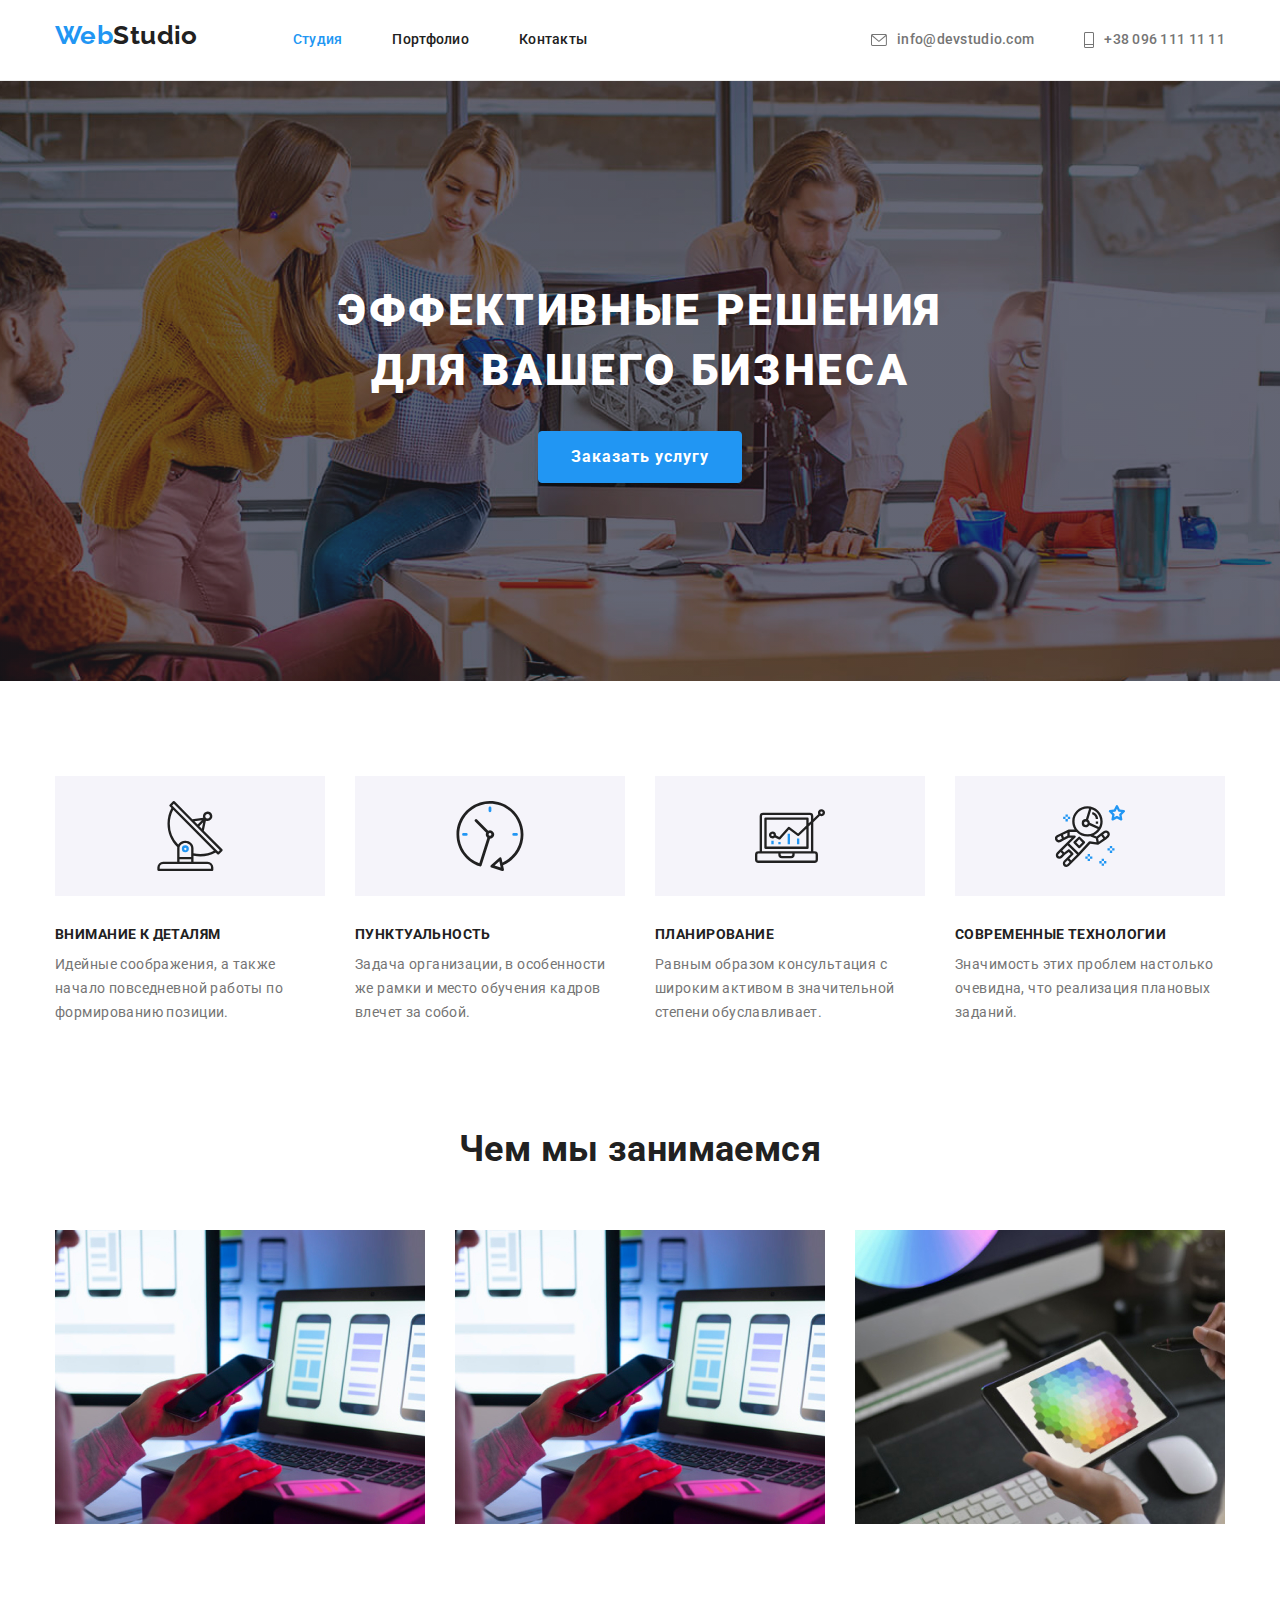
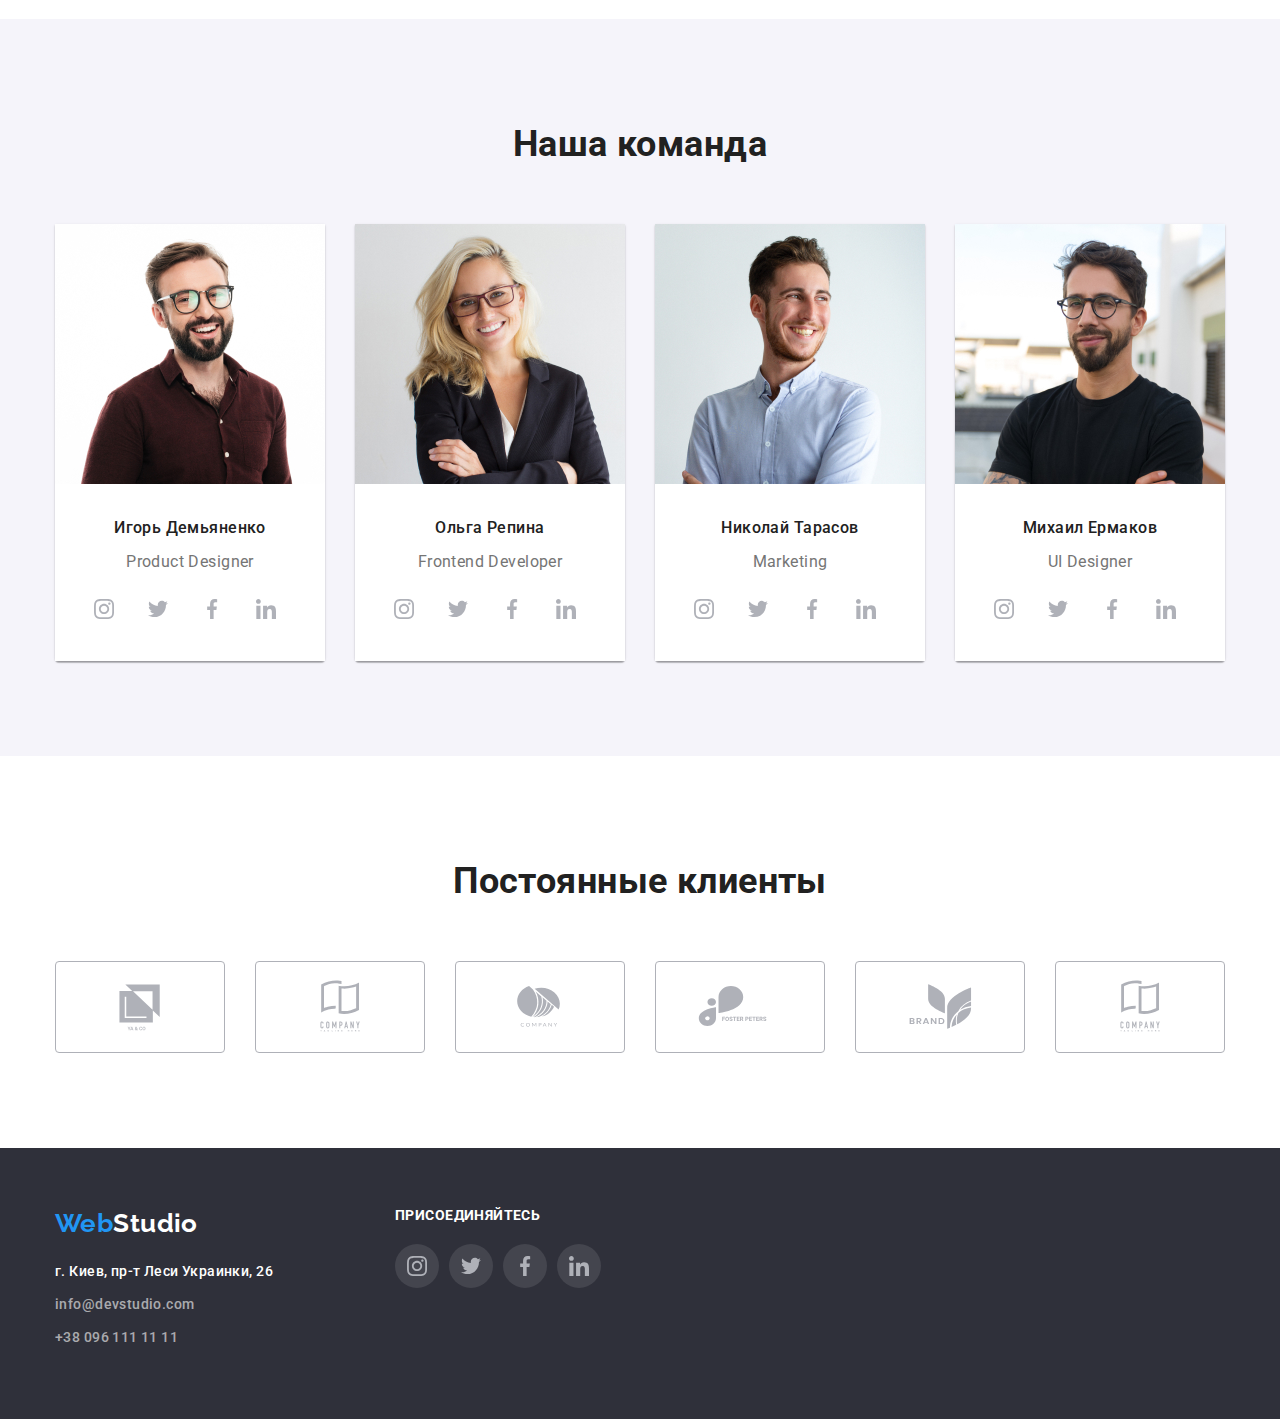
<file: index.html>
<!DOCTYPE html>
<html lang="ru">

<head>
    <meta charset="UTF-8">
    <meta http-equiv="X-UA-Compatible" content="IE=edge">
    <meta name="viewport" content="width=device-width, initial-scale=1.0">
    <title>Homework3 (main page)</title>
    <link rel="preconnect" href="https://fonts.gstatic.com">
    <link
        href="https://fonts.googleapis.com/css2?family=Raleway:wght@700&family=Roboto:wght@400;500;700;900&display=swap"
        rel="stylesheet">
    <link rel="stylesheet"
        href="https://cdnjs.cloudflare.com/ajax/libs/modern-normalize/1.0.0/modern-normalize.min.css">
    <link rel="stylesheet" href="./css/styles.css">
</head>

<body>
    <header class="header">
        <section class="container flex">
            <h2 class="hidden">Навигация и контакты</h2>
            <a href="./index.html " class="logo "><span class="blue ">Web</span>Studio</a>
            <nav>
                <ul class="list black flex">
                    <li class="item"><a href="./index.html " class="nav-list current">Студия</a></li>
                    <li class="item"><a href="./portfolio.html " class="nav-list">Портфолио</a></li>
                    <li class="item"><a href=" " class="nav-list">Контакты</a></li>
                </ul>
            </nav>
            <ul class="list flex contacts">
                <li class="item-link ">
                    <a class="Contacts-Section-Link" href="mailto:info@devstudio.com ">
                        <svg class="contact-svg" width="16" height="12">
                            <use href="./svg/sprite.svg#icon-envelope"></use>
                        </svg>
                        info@devstudio.com
                    </a>
                </li>
                <li class="item-link ">
                    <a class="Contacts-Section-Link" href="tel:+380961111111">
                        <svg class="contact-svg" width="10" height="16">
                            <use href="./svg/sprite.svg#icon-vector"></use>
                        </svg>
                        +38 096 111 11 11
                    </a>
                </li>
            </ul>
        </section>
    </header>

    <main>
        <div class="solutions">
            <!-- <div class="container"> -->
            <h1 class="dessisions white">Эффективные решения <br>для вашего бизнеса</h1>
            <button class="button-blue service-button">Заказать услугу</button>
            <!-- </div> -->
        </div>
        <section class="padding-95 top-padding">
            <div class="container">
                <h2 class="hidden ">Качества</h2>
                <ul class="list flex qualities">
                    <li class="item quality">
                        <div class="grey-section-qual">
                            <svg class="quality-pic" width="70px" height="70px">
                                <use href="./svg/sprite.svg#icon-antenna">
                                </use>
                            </svg>
                        </div>
                        <h3 class="section-title">Внимание к деталям</h3>
                        <p>Идейные соображения, а также начало повседневной работы по формированию позиции.</p>
                    </li>
                    <li class="item quality">
                        <div class="grey-section-qual">
                            <svg class="quality-pic" width="70px" height="70px">

                                <use href="./svg/sprite.svg#icon-clock">
                                </use>
                            </svg>
                        </div>
                        <h3 class="section-title">Пунктуальность</h3>
                        <p>Задача организации, в особенности же рамки и место обучения кадров влечет за собой.</p>
                    </li>
                    <li class="item quality">
                        <div class="grey-section-qual">
                            <svg class="quality-pic" width="70px" height="70px">
                                <use href="./svg/sprite.svg#icon-diagram">
                                </use>

                            </svg>
                        </div>
                        <h3 class="section-title">Планирование</h3>
                        <p>Равным образом консультация с широким активом в значительной степени обуславливает.</p>
                    </li>

                    <li class="item quality">
                        <div class="grey-section-qual">
                            <svg class="quality-pic" width="70px" height="70px">

                                <use href="./svg/sprite.svg#icon-astronaut">
                                </use>
                            </svg>
                        </div>
                        <h3 class="section-title">Современные технологии</h3>
                        <p>Значимость этих проблем настолько очевидна, что реализация плановых заданий.</p>
                    </li>
                </ul>
            </div>
        </section>

        <!-- <section class="padding-95"> -->
        <section class="container padding-95">
            <h2 class="main-section-title">Чем мы занимаемся</h2>
            <ul class="list flex main-section">
                <li class="pics-element"> <img src="./images/img-1.jpg" height="294" width="370" alt="work process pic">
                </li>

                <li class="pics-element"> <img src="./images/img-1.jpg " height="294" width="370"
                        alt="work process pic"></li>

                <li class="pics-element"> <img src="./images/img-2.jpg " height="294" width="370"
                        alt="work process pic"></li>
            </ul>
        </section>

        <section class="grey-section">
            <div class="container">
                <h2 class=" main-section-title">Наша команда</h2>
                <ul class="list flex">
                    <li class="item photo"><img src="./images/img-3.jpg " height="260" width="270" alt="IgorPhoto ">
                        <div class="people-det">
                            <h3 class="people-name ">Игорь Демьяненко</h3>
                            <p class="team-text ">Product Designer</p>
                            <ul class="people-list list">
                                <li class="social-icons">
                                    <a href="" class="people-link" target="_blank" rel="noopener noreferrer"
                                        aria-label="Instagram link"><svg class="people-soc-link">
                                            <use href="./svg/sprite.svg#icon-instagram"> </use>
                                        </svg></a>
                                </li>

                                <li class="social-icons">
                                    <a href="" class="people-link" target="_blank" rel="noopener noreferrer"
                                        aria-label="twitter link"><svg class="people-soc-link">
                                            <use href="./svg/sprite.svg#icon-twitter"> </use>
                                        </svg></a>
                                </li>
                                <li class="social-icons">
                                    <a href="" class="people-link" target="_blank" rel="noopener noreferrer"
                                        aria-label="Facebook link"><svg class="people-soc-link">
                                            <use href="./svg/sprite.svg#icon-facebook"> </use>
                                        </svg></a>
                                </li>
                                <li class="social-icons">
                                    <a href="" class="people-link" target="_blank" rel="noopener noreferrer"
                                        aria-label="linkedin link"><svg class="people-soc-link">
                                            <use href="./svg/sprite.svg#icon-linkedin"> </use>
                                        </svg></a>
                                </li>
                            </ul>
                        </div>

                    </li>

                    <li class="item photo"><img src="./images/img-4.jpg " height="260" width="270" alt="OlgaPhoto ">
                        <div class="people-det">
                            <h3 class="people-name ">Ольга Репина</h3>
                            <p class="team-text ">Frontend Developer</p>
                            <ul class="people-list list">
                                <li class="social-icons">
                                    <a href="" class="people-link" target="_blank" rel="noopener noreferrer"
                                        aria-label="Instagram link"><svg class="people-soc-link">
                                            <use href="./svg/sprite.svg#icon-instagram"></use>
                                        </svg></a>
                                </li>
                                <li class="social-icons">
                                    <a href="" class="people-link" target="_blank" rel="noopener noreferrer"
                                        aria-label="twitter link"><svg class="people-soc-link">
                                            <use href="./svg/sprite.svg#icon-twitter"></use>
                                        </svg></a>
                                </li>
                                <li class="social-icons">
                                    <a href="" class="people-link" target="_blank" rel="noopener noreferrer"
                                        aria-label="Facebook link"><svg class="people-soc-link">
                                            <use href="./svg/sprite.svg#icon-facebook"></use>
                                        </svg></a>
                                </li>
                                <li class="social-icons">
                                    <a href="" class="people-link" target="_blank" rel="noopener noreferrer"
                                        aria-label="linkedin link"><svg class="people-soc-link">
                                            <use href="./svg/sprite.svg#icon-linkedin"></use>
                                        </svg></a>
                                </li>
                            </ul>
                        </div>

                    </li>

                    <li class="item photo"><img src="./images/img-5.jpg " height="260" width="270" alt="NickPhoto ">
                        <div class="people-det">
                            <h3 class="people-name ">Николай Тарасов</h3>
                            <p class="team-text ">Marketing</p>
                            <ul class="people-list list">
                                <li class="social-icons">
                                    <a href="" class="people-link" target="_blank" rel="noopener noreferrer"
                                        aria-label="Instagram link"><svg class="people-soc-link">
                                            <use href="./svg/sprite.svg#icon-instagram"></use>
                                        </svg></a>
                                </li>
                                <li class="social-icons">
                                    <a href="" class="people-link" target="_blank" rel="noopener noreferrer"
                                        aria-label="twitter link"><svg class="people-soc-link">
                                            <use href="./svg/sprite.svg#icon-twitter"></use>
                                        </svg></a>
                                </li>
                                <li class="social-icons">
                                    <a href="" class="people-link" target="_blank" rel="noopener noreferrer"
                                        aria-label="Facebook link"><svg class="people-soc-link">
                                            <use href="./svg/sprite.svg#icon-facebook"></use>
                                        </svg></a>
                                </li>
                                <li class="social-icons">
                                    <a href="" class="people-link" target="_blank" rel="noopener noreferrer"
                                        aria-label="linkedin link"><svg class="people-soc-link">
                                            <use href="./svg/sprite.svg#icon-linkedin"></use>
                                        </svg></a>
                                </li>
                            </ul>
                        </div>

                    </li>

                    <li class="item photo"><img src="./images/img-6.jpg " height="260" width="270" alt="MikePhoto ">
                        <div class="people-det">
                            <h3 class="people-name ">Михаил Ермаков</h3>
                            <p class="team-text ">UI Designer</p>
                            <ul class="people-list list">
                                <li class="social-icons">
                                    <a href="" class="people-link" target="_blank" rel="noopener noreferrer"
                                        aria-label="Instagram link"><svg class="people-soc-link">
                                            <use href="./svg/sprite.svg#icon-instagram"></use>
                                        </svg></a>
                                </li>
                                <li class="social-icons">
                                    <a href="" class="people-link" target="_blank" rel="noopener noreferrer"
                                        aria-label="twitter link"><svg class="people-soc-link">
                                            <use href="./svg/sprite.svg#icon-twitter"></use>
                                        </svg></a>
                                </li>
                                <li class="social-icons">
                                    <a href="" class="people-link" target="_blank" rel="noopener noreferrer"
                                        aria-label="Facebook link"><svg class="people-soc-link">
                                            <use href="./svg/sprite.svg#icon-facebook"></use>
                                        </svg></a>
                                </li>
                                <li class="social-icons">
                                    <a href="" class="people-link" target="_blank" rel="noopener noreferrer"
                                        aria-label="linkedin link"><svg class="people-soc-link">
                                            <use href="./svg/sprite.svg#icon-linkedin"></use>
                                        </svg></a>
                                </li>
                            </ul>
                        </div>
                    </li>
                </ul>
            </div>
        </section>
        <section class="container top-padding padding-95">
            <div class="container">
                <h2 class="main-section-title">Постоянные клиенты</h2>
            </div>
            <ul class="flex list">
                <li class="clients">
                    <a href="" class="client-link" target="_blank" rel="noopener noreferrer" aria-label=""> <svg
                            class="client-logo">
                            <use href="./svg/sprite.svg#icon-logo">
                            </use>
                        </svg>
                    </a>
                </li>
                <li class="clients">
                    <a href="" class="client-link" target="_blank" rel="noopener noreferrer" aria-label=""> <svg
                            class="client-logo">
                            <use href="./svg/sprite.svg#icon-logo-1">
                            </use>
                        </svg>
                    </a>
                </li>
                <li class="clients">
                    <a href="" class="client-link" target="_blank" rel="noopener noreferrer" aria-label=""> <svg
                            class="client-logo">
                            <use href="./svg/sprite.svg#icon-logo-2">
                            </use>
                        </svg>
                    </a>
                </li>
                <li class="clients">
                    <a href="" class="client-link" target="_blank" rel="noopener noreferrer" aria-label=""> <svg
                            class="client-logo">
                            <use href="./svg/sprite.svg#icon-logo-3">
                            </use>
                        </svg>
                    </a>
                </li>
                <li class="clients">
                    <a href="" class="client-link" target="_blank" rel="noopener noreferrer" aria-label=""> <svg
                            class="client-logo">
                            <use href="./svg/sprite.svg#icon-logo-4">
                            </use>

                        </svg>

                    </a>
                </li>
                <li class="clients">
                    <a href="" class="client-link" target="_blank" rel="noopener noreferrer" aria-label=""> <svg
                            class="client-logo">
                            <use href="./svg/sprite.svg#icon-logo-1">
                            </use>
                        </svg>

                    </a>
                </li>

            </ul>

        </section>
    </main>
    <footer class="footer">
        <div class="flex container">
            <div class="logo-links">
                <a href="./index.html " class="logo "><span class="blue ">Web</span><span
                        class="white ">Studio</span></a>
                <address class="address">
                    <ul class="list white">
                        <li> <a href="https://goo.gl/maps/2tXd7TCXXqus3JWS8 ">г. Киев, пр-т Леси Украинки, 26</a></li>
                        <li class="transparent "> <a href="mailto:info@devstudio.com ">info@devstudio.com</a></li>
                        <li class="transparent "> <a href="tel:+380961111111 ">+38 096 111 11 11</a></li>
                    </ul>
                </address>
            </div>
            <div class="join">
                <h3 class="item-title">Присоединяйтесь</h3>
                <ul class="list social-list">
                    <li class="social-icons">
                        <a href="" class="people-link" target="_blank" rel="noopener noreferrer"
                            aria-label="Instagram link"><svg class="people-soc-link">
                                <use href="./svg/sprite.svg#icon-instagram"></use>
                            </svg></a>
                    </li>
                    <li class="social-icons">
                        <a href="" class="people-link" target="_blank" rel="noopener noreferrer"
                            aria-label="twitter link"><svg class="people-soc-link">
                                <use href="./svg/sprite.svg#icon-twitter"></use>
                            </svg></a>
                    </li>
                    <li class="social-icons">
                        <a href="" class="people-link" target="_blank" rel="noopener noreferrer"
                            aria-label="Facebook link"><svg class="people-soc-link">
                                <use href="./svg/sprite.svg#icon-facebook"></use>
                            </svg></a>
                    </li>
                    <li class="social-icons">
                        <a href="" class="people-link" target="_blank" rel="noopener noreferrer"
                            aria-label="linkedin link"><svg class="people-soc-link">
                                <use href="./svg/sprite.svg#icon-linkedin"></use>
                            </svg></a>
                    </li>
                </ul>
            </div>
        </div>
    </footer>

</body>

</html>
</file>
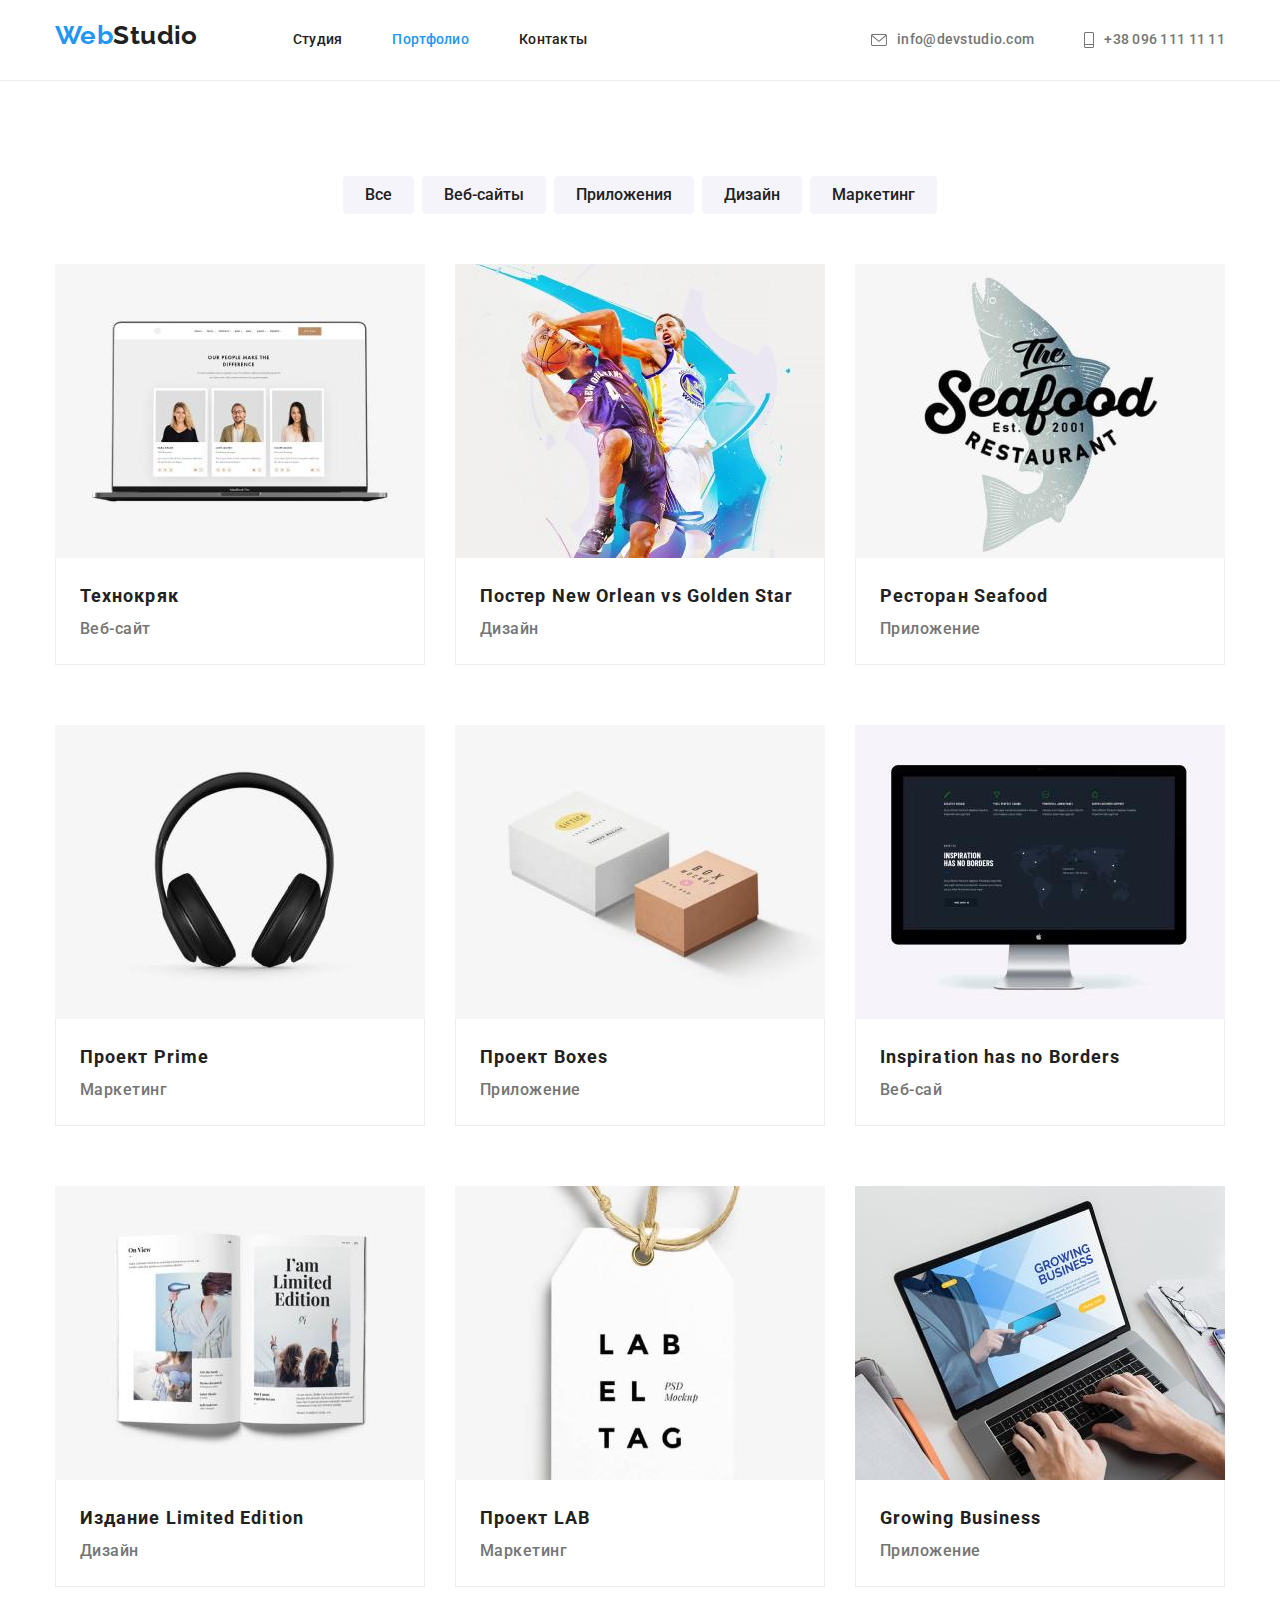
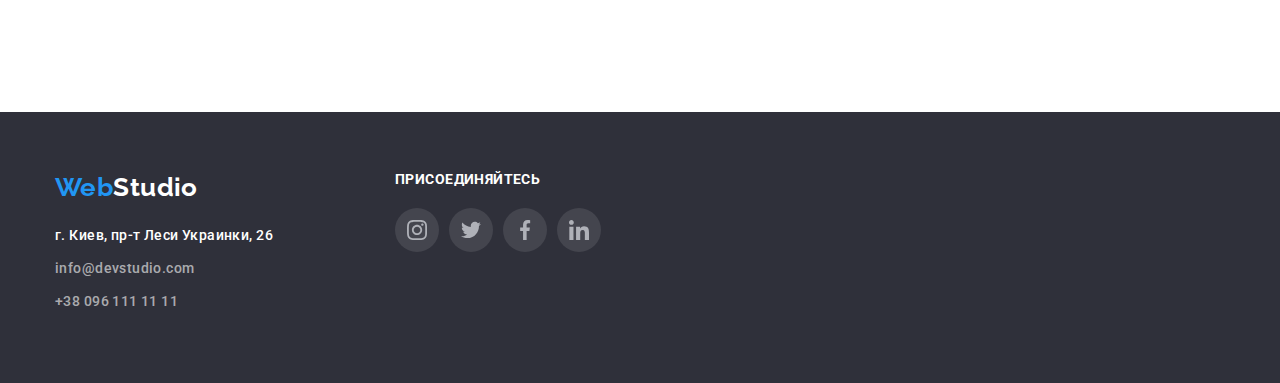
<file: portfolio.html>
<!DOCTYPE html>
<html lang="ru">

<head>
    <meta charset="UTF-8">
    <meta http-equiv="X-UA-Compatible" content="IE=edge">
    <meta name="viewport" content="width=device-width, initial-scale=1.0">
    <title>Portfolio3</title>
    <link rel="preconnect" href="https://fonts.gstatic.com">
    <link
        href="https://fonts.googleapis.com/css2?family=Raleway:wght@700&family=Roboto:wght@400;500;700;900&display=swap"
        rel="stylesheet">
    <link rel="stylesheet"
        href="https://cdnjs.cloudflare.com/ajax/libs/modern-normalize/1.0.0/modern-normalize.min.css">
    <link rel="stylesheet" href="./css/styles.css">
</head>

<body>
    <header class="header">
        <section class="container flex">
            <h2 class="hidden">Навигация и контакты</h2>
            <a href="./index.html " class="logo "><span class="blue ">Web</span>Studio</a>
            <nav>
                <ul class="list black flex">
                    <li class="item"><a href="./index.html " class="nav-list">Студия</a></li>
                    <li class="item"><a href="./portfolio.html " class="nav-list current">Портфолио</a></li>
                    <li class="item"><a href=" " class="nav-list">Контакты</a></li>
                </ul>
            </nav>
            <ul class="list flex contacts">
                <li class="item-link ">
                    <a class="Contacts-Section-Link" href="mailto:info@devstudio.com ">
                        <svg class="contact-svg" width="16" height="12">
                            <use href="./svg/sprite.svg#icon-envelope"></use>
                        </svg>
                        info@devstudio.com
                    </a>
                </li>
                <li class="item-link ">
                    <a class="Contacts-Section-Link" href="tel:+380961111111">
                        <svg class="contact-svg" width="10" height="16">
                            <use href="./svg/sprite.svg#icon-vector"></use>
                        </svg>
                        +38 096 111 11 11
                    </a>
                </li>
            </ul>
        </section>
    </header>
    <main>

        <section class="padding-95 top-padding">
            <div class="container">
                <h1 class="hidden">Галерея</h1>
                <ul class="list in-ln flex">
                    <li class="li-button"><button class="button">Все</button></li>
                    <li class="li-button"><button class="button">Веб-сайты</button></li>
                    <li class="li-button"><button class="button">Приложения</button></li>
                    <li class="li-button"><button class="button">Дизайн</button></li>
                    <li class="li-button"><button class="button">Маркетинг</button></li>
                </ul>

                <ul class="list flex tiles">
                    <li class="tile-item">
                        <a href="" class="card-link">
                            <div class="folio-frame"> <img src="./images/portfolio/img.jpg " alt="Технокряк "
                                    height="294" width="370">
                                <div class="folio-section">
                                    <h2 class="folio-title">Технокряк</h2>
                                    <p class="folio-text">Веб-сайт</p>
                                </div>
                            </div>
                        </a>
                    </li>
                    <li class="tile-item">
                        <a href="" class="card-link">
                            <div class="folio-frame"><img src="./images/portfolio/img-1.jpg " alt="Постер " height="294"
                                    width="370">
                                <div class="folio-section">
                                    <h2 class="folio-title">Постер New Orlean vs Golden Star</h2>
                                    <p class="folio-text">Дизайн</p>
                                </div>
                            </div>
                        </a>
                    </li>
                    <li class="tile-item">
                        <a href="" class="card-link">
                            <div class="folio-frame"><img src="./images/portfolio/img-2.jpg " alt="Ресторан Seafood "
                                    height="294" width="370">
                                <div class="folio-section">
                                    <h2 class="folio-title">Ресторан Seafood</h2>
                                    <p class="folio-text">Приложение</p>
                                </div>
                            </div>
                        </a>
                    </li>
                    <li class="tile-item">

                        <a href="" class="card-link">
                            <div class="folio-frame"><img src="./images/portfolio/img-3.jpg " alt="Проект Prime "
                                    height="294" width="370">
                                <div class="folio-section">
                                    <h2 class="folio-title">Проект Prime</h2>
                                    <p class="folio-text">Маркетинг</p>
                                </div>
                            </div>
                        </a>
                    </li>
                    <li class="tile-item">

                        <a href="" class="card-link">
                            <div class="folio-frame"><img src="./images/portfolio/img-4.jpg " alt="Проект Boxes "
                                    height="294" width="370">
                                <div class="folio-section">
                                    <h2 class="folio-title">Проект Boxes</h2>
                                    <p class="folio-text">Приложение</p>
                                </div>
                            </div>
                        </a>
                    </li>
                    <li class="tile-item">

                        <a href="" class="card-link">
                            <div class="folio-frame"><img src="./images/portfolio/img-5.jpg "
                                    alt="Inspiration has no Borders " height="294" width="370">
                                <div class="folio-section">
                                    <h2 class="folio-title">Inspiration has no Borders</h2>
                                    <p class="folio-text">Веб-сай
                                </div>
                            </div>
                        </a>

                    </li>
                    <li class="tile-item">

                        <a href="" class="card-link">
                            <div class="folio-frame"><img src="./images/portfolio/img-6.jpg "
                                    alt="Издание Limited Edition " height="294" width="370">
                                <div class="folio-section">
                                    <h2 class="folio-title">Издание Limited Edition</h2>
                                    <p class="folio-text">Дизайн</p>
                                </div>
                            </div>
                        </a>
                    </li>
                    <li class="tile-item">

                        <a href="" class="card-link">
                            <div class="folio-frame"><img src="./images/portfolio/img-7.jpg " alt="Проект LAB "
                                    height="294" width="370">
                                <div class="folio-section">
                                    <h2 class="folio-title">Проект LAB</h2>
                                    <p class="folio-text">Маркетинг</p>
                                </div>
                            </div>
                        </a>
                    <li class="tile-item">
                        <a href="" class="card-link">
                            <div class="folio-frame"><img src="./images/portfolio/img-8.jpg " alt="Growing Business "
                                    height="294" width="370">
                                <div class="folio-section">
                                    <h2 class="folio-title">Growing Business</h2>
                                    <p class="folio-text">Приложение</p>
                                </div>
                            </div>
                        </a>
                    </li>
                </ul>
            </div>
        </section>

    </main>
    <footer class="footer">
        <div class="flex container">
            <div class="logo-links">
                <a href="./index.html " class="logo "><span class="blue ">Web</span><span
                        class="white ">Studio</span></a>
                <address class="address">
                    <ul class="list white">
                        <li> <a href="https://goo.gl/maps/2tXd7TCXXqus3JWS8 ">г. Киев, пр-т Леси Украинки, 26</a></li>
                        <li class="transparent "> <a href="mailto:info@devstudio.com ">info@devstudio.com</a></li>
                        <li class="transparent "> <a href="tel:+380961111111 ">+38 096 111 11 11</a></li>
                    </ul>
                </address>
            </div>
            <div class="join">
                <h3 class="item-title">Присоединяйтесь</h3>
                <ul class="list social-list">
                    <li class="social-icons">
                        <a href="" class="people-link" target="_blank" rel="noopener noreferrer"
                            aria-label="Instagram link"><svg class="people-soc-link">
                                <use href="./svg/sprite.svg#icon-instagram"></use>
                            </svg></a>
                    </li>
                    <li class="social-icons">
                        <a href="" class="people-link" target="_blank" rel="noopener noreferrer"
                            aria-label="twitter link"><svg class="people-soc-link">
                                <use href="./svg/sprite.svg#icon-twitter"></use>
                            </svg></a>
                    </li>
                    <li class="social-icons">
                        <a href="" class="people-link" target="_blank" rel="noopener noreferrer"
                            aria-label="Facebook link"><svg class="people-soc-link">
                                <use href="./svg/sprite.svg#icon-facebook"></use>
                            </svg></a>
                    </li>
                    <li class="social-icons">
                        <a href="" class="people-link" target="_blank" rel="noopener noreferrer"
                            aria-label="linkedin link"><svg class="people-soc-link">
                                <use href="./svg/sprite.svg#icon-linkedin"></use>
                            </svg></a>
                    </li>
                </ul>
            </div>
        </div>
    </footer>

</body>

</html>
</file>
<file: css/styles.css>
:root {
  --primary-text-color: #212121;
  --button-blue-color: #2196f3;
  --secondary-text-color: #ffffff;
  --footer-color: #2f303a;
  --font-logo: "Raleway", sans-serif;
  --main-text-color: #757575;
  --color-transparent: rgba(255, 255, 255, 0.6);
  --button-color: #f5f4fa;
  --main-background: #e5e5e5;
  --social-link-color: #afb1b8;
}

html {
  box-sizing: border-box;
}

*,
*::before,
*::after {
  box-sizing: inherit;
}

body {
  /* background-color: var(--main-background); */
  font-family: Roboto, sans-serif;
  font-size: 14px;
  line-height: 1.71;
  letter-spacing: 0.03em;
  color: var(--main-text-color);
}

h1,
h2,
h3,
h4,
h5,
h6,
ul,
p {
  margin-top: 0;
  margin-bottom: 0;
}

/* .nav-list,
.Contacts-Section-Link {.
  color: inherit;
  text-decoration: none;
} */

.list {
  list-style: none;
  padding: 0;
  margin: 0;
}

.black .nav-list {
  display: block;
  padding-top: 32px;
  padding-bottom: 32px;
  font-weight: 500;
  line-height: 1.14;
  letter-spacing: 0.02em;
}

img {
  display: block;
  max-width: 100%;
  height: auto;
}

a {
  color: inherit;
  text-decoration: none;
  font-weight: 500;
  font-size: 14px;
  line-height: 1.14;
}

.container {
  text-align: center;
  max-width: 1200px;
  height: auto;
  padding-left: 15px;
  padding-right: 15px;
  margin-left: auto;
  margin-right: auto;
}

.padding-95 {
  padding-bottom: 95px;
  /* padding-top: 95px; */
}
.top-padding {
  padding-top: 95px;
}

/* .gallery {
  padding-top: 95px;
} */

.contacts {
  /* display: flex;
  padding-top: 32px;
  padding-bottom: 32px; */
  margin-left: auto;
  font-weight: 500;
  line-height: 1.14;
  letter-spacing: 0.02em;
}

.contacts .item-link + .item-link {
  margin-left: 50px;
}

.flex {
  display: flex;
  flex-wrap: wrap;
  /* justify-content: space-between; */
}

.item-title {
  font-family: Roboto;
  font-style: normal;
  font-weight: 700;
  font-size: 14px;
  line-height: 1.14;
  letter-spacing: 0.03em;
  text-transform: uppercase;
  color: var(--secondary-text-color);
  margin-bottom: 20px;
}

.qualities {
  margin-bottom: -30px;
  margin-right: -30px;
  /* padding-top: 95px; */
  text-align: left;
}

.quality {
  flex-basis: calc((100% - 30px * 4) / 4);
  max-width: 270px;
  margin-right: 30px;
  margin-bottom: 30px;
}
.quality:last-child {
  margin-bottom: 0;
  margin-right: 0;
}

.quality > p {
  line-height: 1.71;
}

.Contacts-Section-Link {
  display: flex;
  align-items: center;
  padding-bottom: 32px;
  padding-top: 32px;
}

.contact-svg {
  fill: currentColor;
  margin-right: 10px;
  /* align-items: center; */
}

/* .Contacts-Section-Link-1 {
  display: block;
  content: "";
  background-color: var(--main-text-color);
  background-image: url(/svg/);
} */

/* .quality::before {
  display: block;
  content: "";
  height: 120px;
  background-size: contain;
  background-position: center;
  background-color: var(--button-color);
  border-radius: 4px;
  margin-bottom: 20px;
} */

/* .social-links {
  width: 20px;
  display: inline-flex;
  flex-direction: row;
  justify-content: center;
} */

.black {
  color: var(--primary-text-color);
  letter-spacing: 0.02em;
  margin-left: 95px;
}

.current {
  color: var(--button-blue-color);
}

.list a:hover,
.list a:focus {
  color: var(--button-blue-color);
}

header {
  border-bottom: 1px solid #ececec;
}

.main-section-title {
  font-weight: 700;
  font-size: 36px;
  line-height: 1.67;
  color: var(--primary-text-color);
  margin-bottom: 50px;
}

.clients-list {
  display: flex;
  justify-content: center;
  align-items: center;
  padding-bottom: 88px;
}
/* .clients {
  flex-basis: calc((100% - 30px * 6) / 6);
  border: 1px solid #afb1b8;
  border-radius: 4px;
   padding-bottom: 16px; 
  padding: 16px 30px;
} */

.clients {
  display: inline-flex;

  /* width: 170px;
  height: 92px;
  border: 1px solid var(--social-link-color);
  border-color: var(--social-link-color);
  border-radius: 4px;
  padding: 16px 32px; */
}
.client-link {
  display: flex;
  justify-content: center;
  align-items: center;
  border: 1px solid var(--social-link-color);
  border-radius: 4px;
  width: 170px;
  height: 92px;
}

.clients:not(:last-child) {
  margin-right: 30px;
}

.client-logo {
  width: 105px;
  height: 60px;
  fill: var(--social-link-color);
}

.client-link:hover .client-logo,
.client-link:focus .client-logo {
  fill: var(--button-blue-color);
}

.client-link:hover,
.client-link:focus {
  border-color: var(--button-blue-color);
}

/* .pics {
  flex-basis: calc((100% - 60px) / 3);
  max-width: 370px;
 }

.pics:not(:nth-child(3n + 3)) {
  margin-right: 30px;
} */

.pics-element {
  flex-basis: calc((100% - 60px) / 3);
  max-width: 370px;
}

.pics-element:not(:nth-child(3n + 3)) {
  margin-right: 30px;
}

.photo:not(:nth-child(4n + 4)) {
  flex-basis: calc((100% - 90px) / 4);
  max-width: 270px;
}

.photo {
  box-shadow: 0px 1px 3px rgba(0, 0, 0, 0.12), 0px 1px 1px rgba(0, 0, 0, 0.14),
    0px 2px 1px rgba(0, 0, 0, 0.2);
  border-radius: 0px 0px 4px 4px;
}
.photo:not(:nth-child(4n + 4)) {
  margin-right: 30px;
}

.section-title {
  font-size: 14px;
  line-height: 1.19;
  color: var(--primary-text-color);
  margin-bottom: 10px;
  text-transform: uppercase;
}
.folio-section {
  padding: 20px 24px;
  border: 1px solid #eeeeee;
  border-top: 0;
}
.folio-frame {
  min-width: 370px;
  flex-basis: calc((100% / 3) - 30px);
  margin-right: 30px;
  margin-bottom: 30px;
}

/* .folio-frame:last-child {
  margin-right: 0;
} */

.folio-frame:hover,
.folio-frame:focus {
  box-shadow: 0px 1px 1px rgba(0, 0, 0, 0.12), 0px 4px 4px rgba(0, 0, 0, 0.06),
    1px 4px 6px rgba(0, 0, 0, 0.16);
}
.folio-title {
  text-align: left;
  font-size: 18px;
  line-height: 2;
  letter-spacing: 0.06em;
  color: var(--primary-text-color);
}

.team-text {
  font-size: 16px;
  line-height: 1.19;
  margin-bottom: 16px;
}

.folio-text {
  text-align: left;
  font-size: 16px;
  line-height: 1.88;
  letter-spacing: 0.03em;
}

.quality {
  font-size: 14px;
  line-height: 1.14;
}

.grey-section {
  padding-bottom: 95px;
  padding-top: 95px;
  background-color: var(--button-color);
}

h3.people-name {
  font-weight: 500;
  color: var(--primary-text-color);
  margin-bottom: 10px;
}

.people-det {
  background-color: #ffffff;
  padding-bottom: 30px;
  padding-top: 30px;
}

.solutions {
  background-color: var(--footer-color);
  background-image: linear-gradient(
      rgba(47, 48, 58, 0.4),
      rgba(47, 48, 58, 0.4)
    ),
    url(../images/bg-img.jpg);
  text-align: center;
  /* margin-bottom: 30px; */
  max-width: 1600px;
  height: 600px;
  padding-top: 200px;
  padding-bottom: 200px;
  background-repeat: no-repeat;
  margin-left: auto;
  margin-right: auto;
  background-position: center;
}

.dessisions {
  font-weight: 900;
  font-size: 44px;
  line-height: 1.36;
  letter-spacing: 0.06em;
  text-transform: uppercase;
  margin-bottom: 30px;
}

.blue {
  color: var(--button-blue-color);
}

.logo {
  padding-bottom: 20px;
  padding-top: 20px;
  font-family: var(--font-logo);
  font-weight: 700;
  font-size: 26px;
  line-height: 1.2;
  color: var(--primary-text-color);
}

.logo-links {
  text-align: left;
  width: 270px;
  margin-right: 70px;
}
/* padding-top: 60px;
  padding-bottom: 60px;
*/

.black .item + .item {
  margin-left: 50px;
}

.button {
  padding: 6px 22px;
  border: var(--main-text-color);
  border-radius: 4px;

  font-weight: 500;
  font-size: 16px;
  line-height: 1.62;

  font-family: Roboto, sans-serif;
  background-color: var(--button-color);
  color: var(--primary-text-color);
  cursor: pointer;
}

.li-button {
  justify-content: center;
  margin-right: 8px;
}

.li-button:last-child {
  margin-right: 0;
}

.button:active,
.button:hover,
.button:focus,
.button-blue {
  background-color: var(--button-blue-color);
  color: var(--secondary-text-color);
  box-shadow: 0px 3px 1px rgba(0, 0, 0, 0.1), 0px 1px 2px rgba(0, 0, 0, 0.08),
    0px 2px 2px rgba(0, 0, 0, 0.12);
  border-radius: 4px;
}

.service-button {
  padding: 10px 32px;
  border: 1px solid var(--button-blue-color);
  box-shadow: 0px 4px 4px rgba(0, 0, 0, 0.15);
  border-radius: 4px;

  font-weight: 700;
  font-size: 16px;
  line-height: 1.87;
  letter-spacing: 0.06em;
  cursor: pointer;
}

.hidden {
  position: absolute !important;
  clip: rect(1px 1px 1px 1px);
  clip: rect(1px, 1px, 1px, 1px);
  padding: 0 !important;
  border: 0 !important;
  height: 1px !important;
  width: 1px !important;
  overflow: hidden;
}
.list.flex {
  justify-content: left;
}
.in-ln.flex {
  justify-content: center;
  margin-bottom: 50px;
}

.grey-section-qual {
  display: flex;
  align-items: center;
  justify-content: center;
  margin-bottom: 30px;
  width: 270px;
  height: 120px;
  background-color: var(--button-color);
}

/* .quality-pic {
} */

.people-list {
  display: flex;
  align-items: center;
  justify-content: center;
}

.social-icons {
  margin-right: 10px;
  background: rgba(255, 255, 255, 0.1);
  border-radius: 50%;
}

.people-link {
  display: flex;
  align-items: center;
  justify-content: center;
  width: 44px;
  height: 44px;
  border-radius: 50%;
}

.people-link:hover,
.people-link:focus {
  background-color: var(--button-blue-color);
}
.people-link:hover .people-soc-link,
.people-link:focus .people-soc-link {
  fill: #fff;
}

.people-soc-link {
  fill: var(--social-link-color);
  height: 20px;
  width: 20px;
}

.tiles {
  margin-right: -30px;
  margin-bottom: -30px;
}
.tile-item {
  min-width: 370px;
  flex-basis: calc((100% / 3) - 30px);
  margin-right: 30px;
  margin-bottom: 30px;
}

/* .card-link {
  color: inherit;
  text-decoration: none;
}

.card-link:hover,
.card-link:focus {
  box-shadow: 0px 1px 1px rgba(0, 0, 0, 0.12), 0px 4px 4px rgba(0, 0, 0, 0.06),
    1px 4px 6px rgba(0, 0, 0, 0.16);
} */

/* .tile-item:last-child {
  margin-right: 0;
} */

.footer {
  background-color: var(--footer-color);
  text-align: left;
  padding-top: 60px;
  padding-bottom: 60px;
}

.white {
  color: var(--secondary-text-color);
}

.address {
  margin-top: 20px;
  font-style: inherit;
  /* margin-right: auto;
  text-align: start; */
}

.social-list {
  display: flex;
  align-items: center;
  justify-content: center;
}

.join {
  text-align: left;
}
.white li {
  padding-bottom: 9px;
}
.white a {
  color: var(--secondary-text-color);
  font-size: 14px;
  line-height: 1.71;
  font-style: inherit;
  text-decoration: none;
}

.transparent a {
  color: rgba(255, 255, 255, 0.6);
}
</file>
